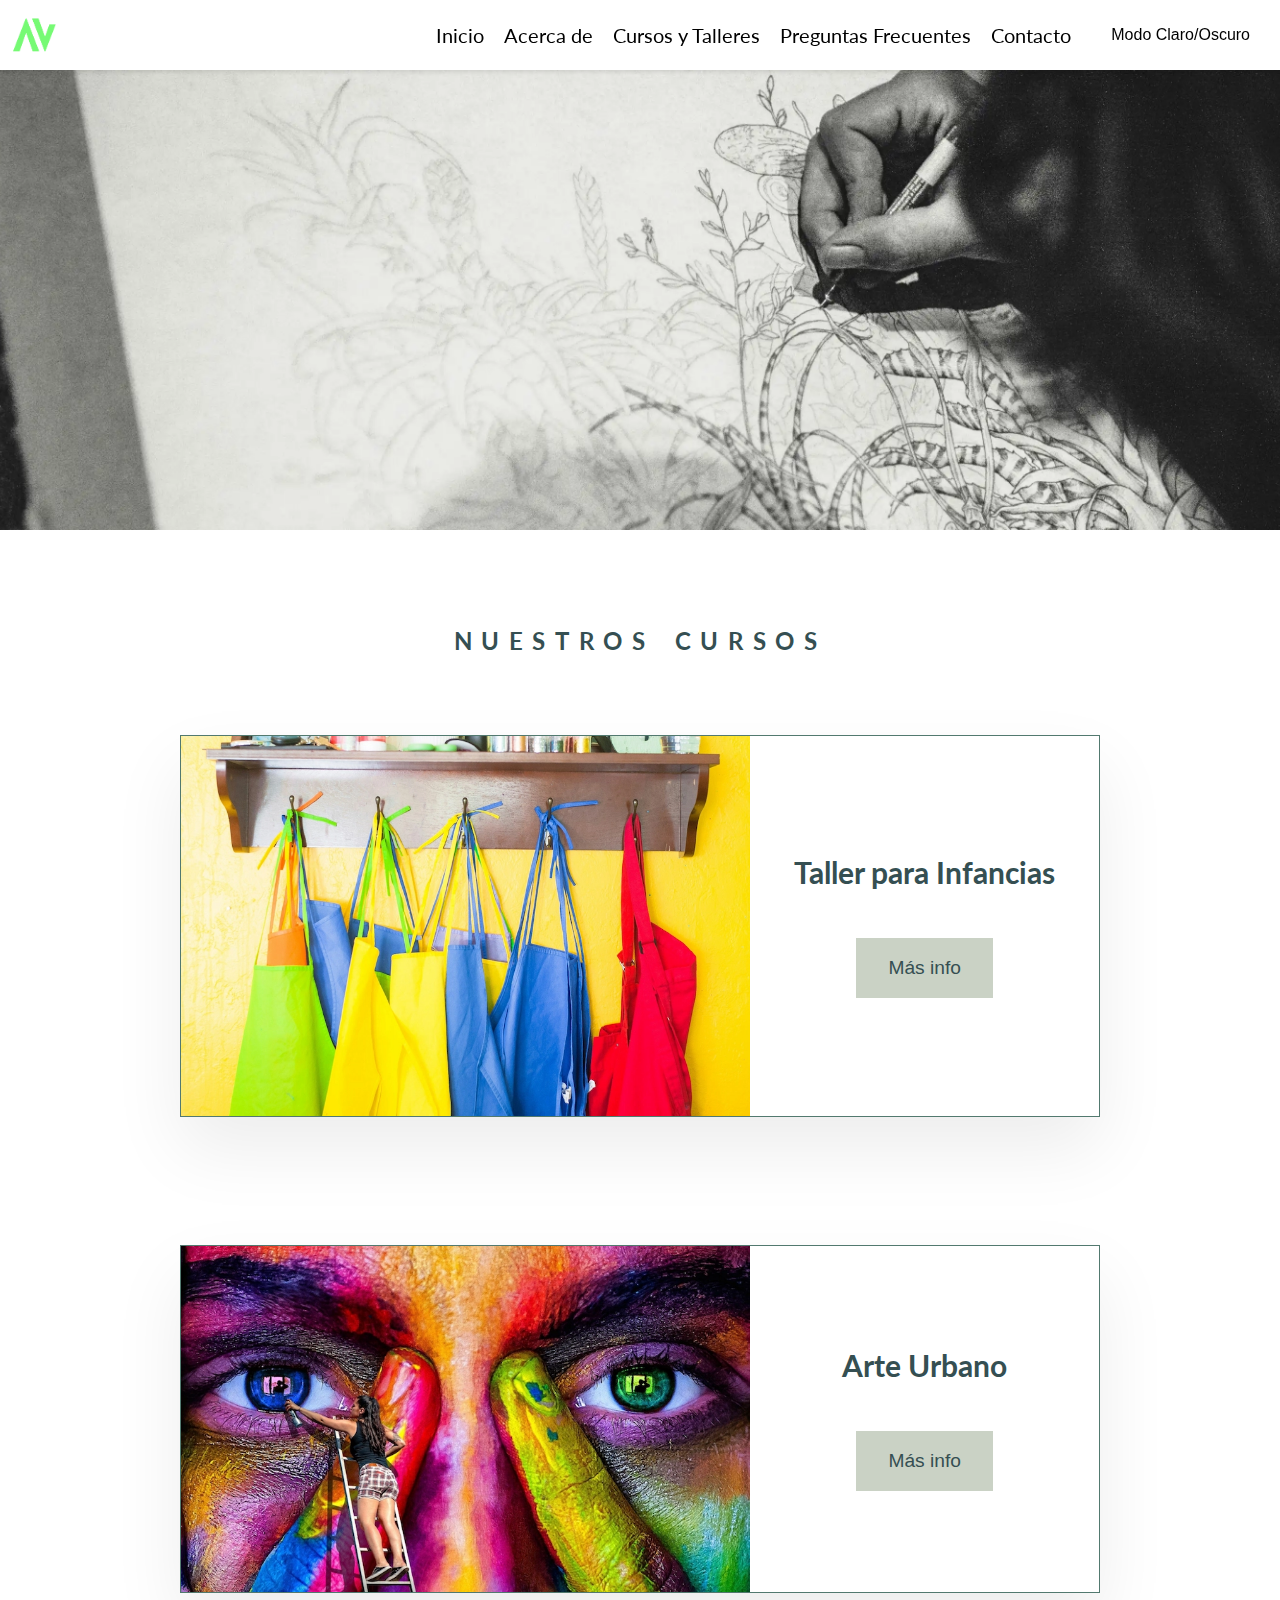
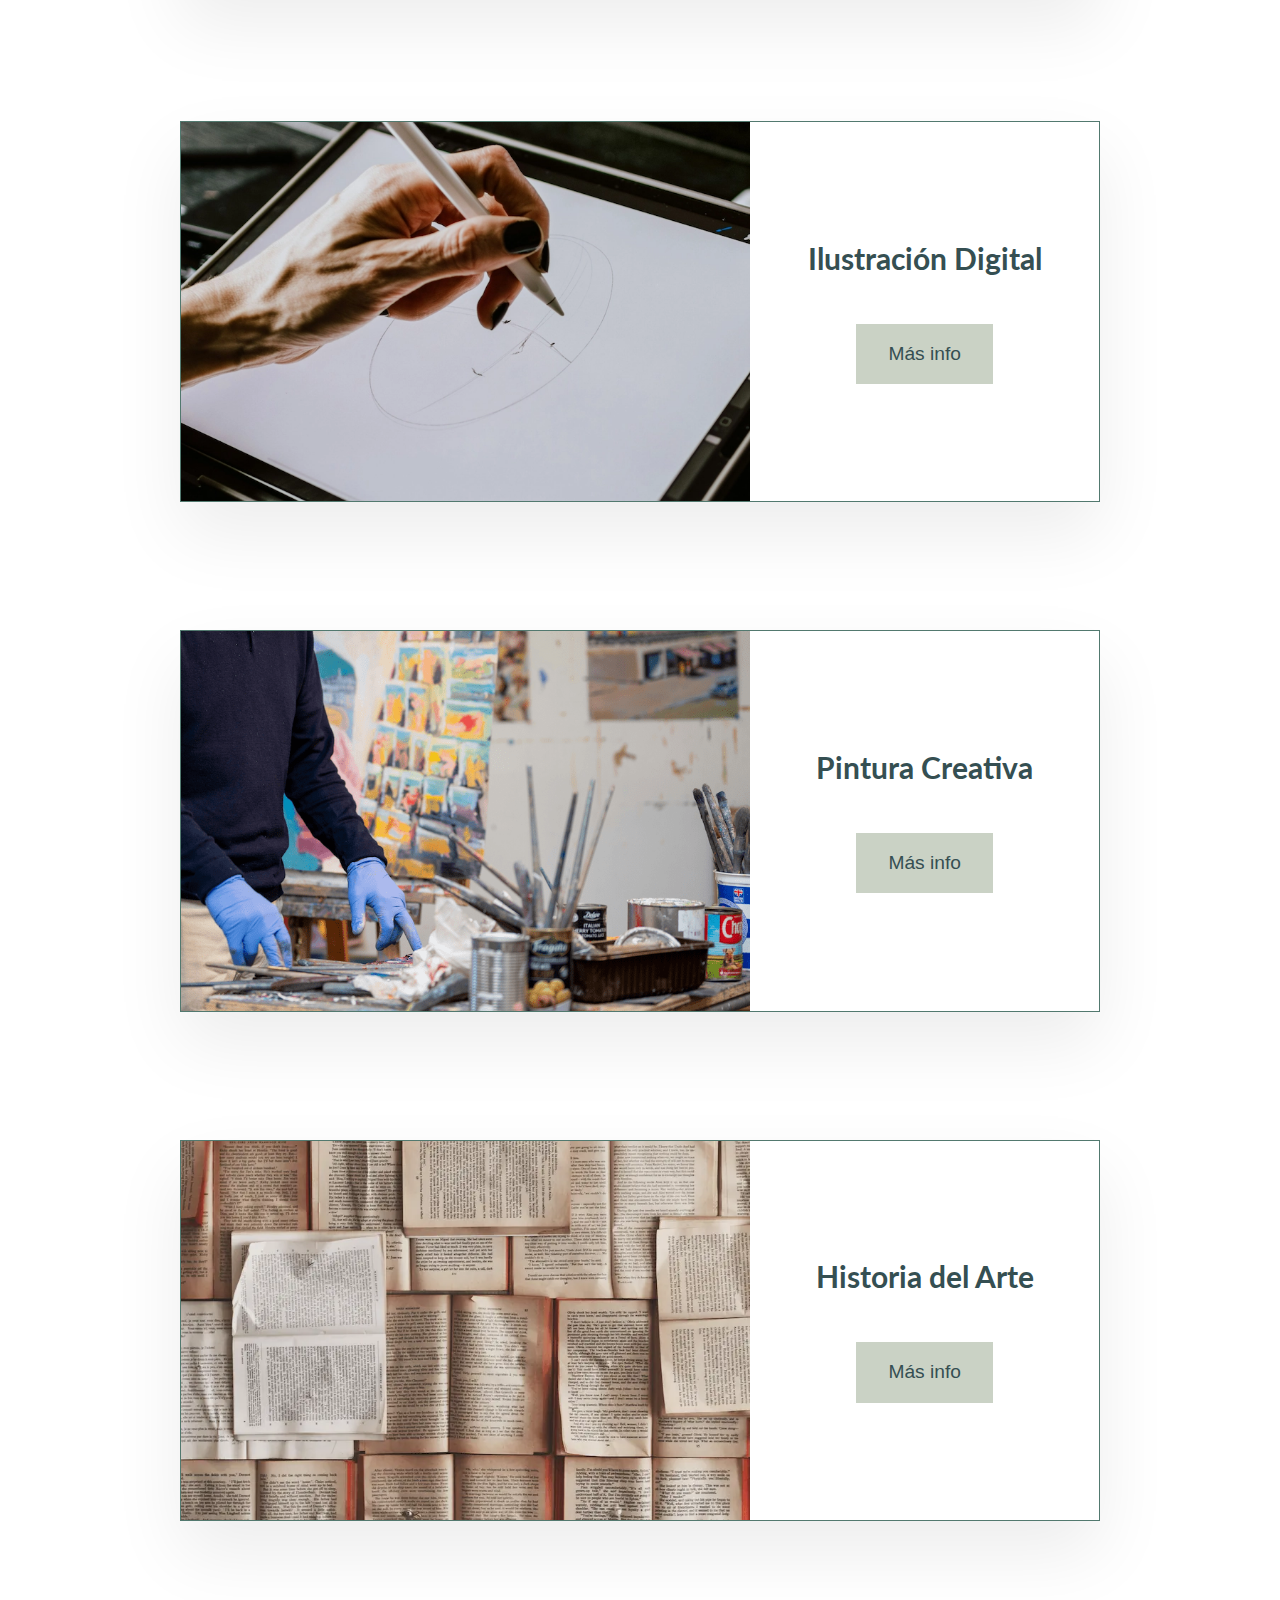
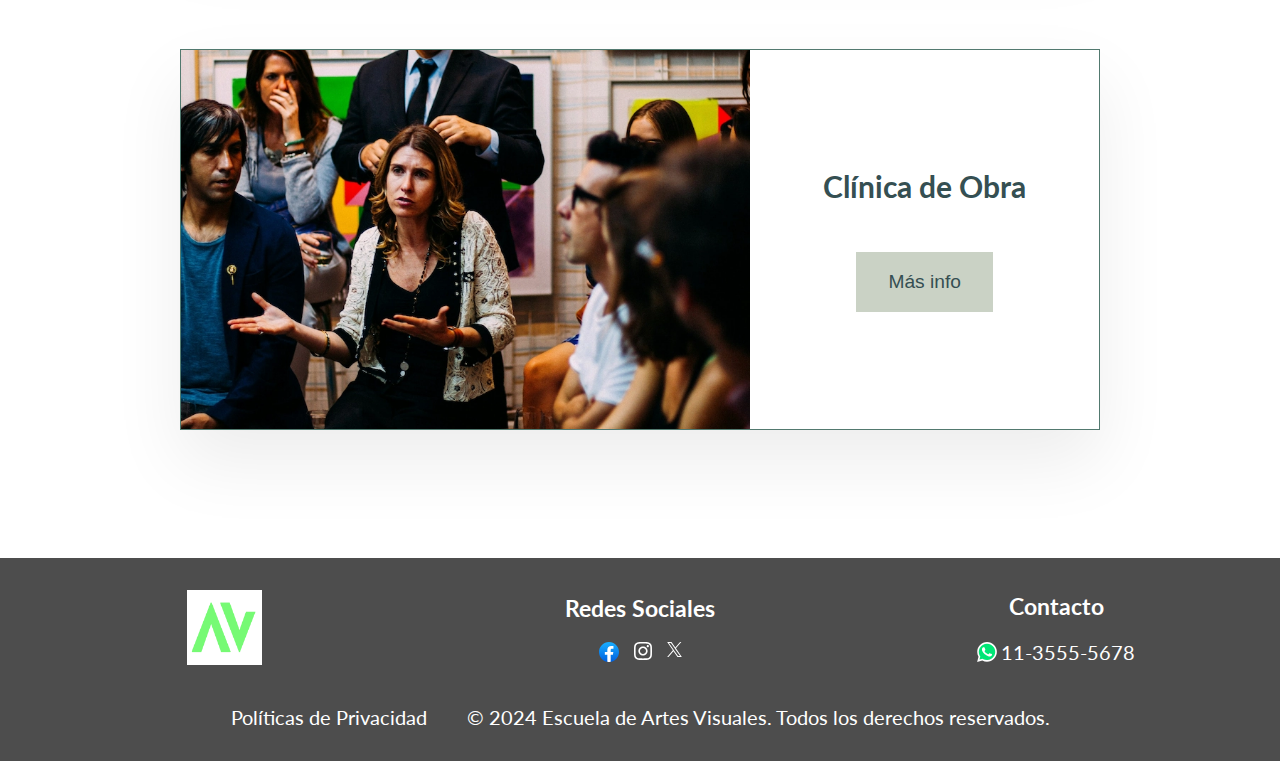
<file: cursos.html>
<!DOCTYPE html>
<html lang="es">
  <head>
    <meta charset="UTF-8" />
    <meta name="viewport" content="width=device-width, initial-scale=1.0" />
    <title>Cursos</title>
    <link rel="stylesheet" href="./CSS/cursos.css" />
    <link rel="preconnect" href="https://fonts.googleapis.com" />
    <link rel="preconnect" href="https://fonts.gstatic.com" crossorigin />
    <link
      href="https://fonts.googleapis.com/css2?family=Lato:ital,wght@0,100;0,300;0,400;0,700;0,900;1,100;1,300;1,400;1,700;1,900&display=swap"
      rel="stylesheet"
    />
    <link rel="icon" type="image/x-icon" href="./imagenes/logoOK.png" />
  </head>

  <body>
    <div class="contenedor">
      <header class="header">
        <a href="./index.html" aria-label="Enlace a la página de inicio">
          <img
            class="logo-image"
            src="./imagenes/logoOK.png"
            alt="Logo de la Escuela de Arte"
          />
        </a>
        <button id="menu-toggle" aria-label="Toggle menu">☰</button>
        <nav aria-label="Menú principal">
          <ul>
            <li><a href="./index.html">Inicio</a></li>
            <li><a href="./acerca.html">Acerca de</a></li>
            <li><a href="./cursos.html">Cursos y Talleres</a></li>
            <li><a href="./preguntas.html">Preguntas Frecuentes</a></li>
            <li><a href="./contacto.html">Contacto</a></li>
            <button id="theme-toggle-btn">Modo Claro/Oscuro</button>
          </ul>
        </nav>
      </header>

      <picture>
        <source
          srcset="imagenes\imgs-banners\prueba5-min.webp"
          type="image/webp"
        />
        <source srcset="imagenes\imgs-banners\prueba5.jpg" type="image/jpg" />
        <img
          class="imgBanner"
          src="/imagenes/imgs-banners/prueba5-min.webp"
          alt="Imagen de arte"
        />
      </picture>

      <main>
        <h3 class="tituloh3">NUESTROS CURSOS</h3>
        <section class="cursos">
          <div class="Caja">
            <div class="img-box" id="box-taller">
              <picture>
                <source
                  srcset="
                    imagenes\imgs-enlaces\imgs-cursos\tallerInfancias-min.webp
                  "
                  type="image/webp"
                />
                <source
                  srcset="imagenes\imgs-enlaces\imgs-cursos\tallerInfancias.png"
                  type="image/png"
                />
                <img
                  src="imagenes\imgs-enlaces\imgs-cursos\tallerInfancias-min.webp"
                  alt="Imagen sobre guardapolvos colgados en la pared"
                />
              </picture>
            </div>
            <div class="info-box">
              <h2>Taller para Infancias</h2>
              <button class="btn-caja" id="btncaja1">Más info</button>
            </div>
          </div>

          <div class="Caja">
            <div class="img-box">
              <picture>
                <source
                  srcset="
                    imagenes\imgs-enlaces\imgs-cursos\ArteUrbano2-min.webp
                  "
                  type="image/webp"
                />
                <source
                  srcset="imagenes\imgs-enlaces\imgs-cursos\ArteUrbano2.png"
                  type="image/png"
                />
                <img
                  src="imagenes\imgs-enlaces\imgs-cursos\ArteUrbano2-min.webp"
                  alt="Imagen sobre guardapolvos colgados en la pared"
                />
              </picture>
            </div>
            <div class="info-box">
              <h2>Arte Urbano</h2>
              <button class="btn-caja" id="btncaja2">Más info</button>
            </div>
          </div>
          <div class="Caja">
            <div class="img-box">
              <picture>
                <source
                  srcset="
                    imagenes\imgs-enlaces\imgs-cursos\ilustracion-min.webp
                  "
                  type="image/webp"
                />
                <source
                  srcset="imagenes\imgs-enlaces\imgs-cursos\ilustracion.png"
                  type="image/png"
                />
                <img
                  src="imagenes\imgs-enlaces\imgs-cursos\ilustracion-min.webp"
                  alt="Imagen sobre guardapolvos colgados en la pared"
                />
              </picture>
            </div>

            <div class="info-box">
              <h2>Ilustración Digital</h2>
              <button class="btn-caja" id="btncaja3">Más info</button>
            </div>
          </div>

          <div class="Caja">
            <div class="img-box">
              <picture>
                <source
                  srcset="
                    imagenes\imgs-enlaces\imgs-cursos\PinturaCreativa2-min.webp
                  "
                  type="image/webp"
                />
                <source
                  srcset="
                    imagenes\imgs-enlaces\imgs-cursos\PinturaCreativa2.png
                  "
                  type="image/png"
                />
                <img
                  src="imagenes\imgs-enlaces\imgs-cursos\PinturaCreativa2-min.webp"
                  alt="Imagen de una persona preparando materiales para pintar"
                  class="primer-img"
                />
              </picture>
            </div>
            <div class="info-box">
              <h2>Pintura Creativa</h2>
              <button class="btn-caja" id="btncaja4">Más info</button>
            </div>
          </div>

          <div class="Caja">
            <div class="img-box">
              <picture>
                <source
                  srcset="imagenes\imgs-enlaces\imgs-cursos\HA1-min.webp"
                  type="image/webp"
                />
                <source
                  srcset="imagenes\imgs-enlaces\imgs-cursos\HA1.png"
                  type="image/png"
                />
                <img
                  src="imagenes\imgs-enlaces\imgs-cursos\HA1-min.webp"
                  alt="Imagen de una persona preparando materiales para pintar"
                  class="primer-img"
                />
              </picture>
            </div>
            <div class="info-box">
              <h2>Historia del Arte</h2>
              <button class="btn-caja" id="btncaja5">Más info</button>
            </div>
          </div>

          <div class="Caja">
            <div class="img-box">
              <picture>
                <source
                  srcset="imagenes\imgs-enlaces\imgs-cursos\CLINICA2-min.webp"
                  type="image/webp"
                />
                <source
                  srcset="imagenes\imgs-enlaces\imgs-cursos\CLINICA2.png"
                  type="image/png"
                />
                <img
                  src="imagenes\imgs-enlaces\imgs-cursos\CLINICA2-min.webp"
                  alt="Imagen de una persona preparando materiales para pintar"
                  class="primer-img"
                />
              </picture>
            </div>
            <div class="info-box">
              <h2>Clínica de Obra</h2>
              <button class="btn-caja" id="btncaja6">Más info</button>
            </div>
          </div>
        </section>
      </main>

      <footer>
        <div class="footer-container">
          <div class="footer-section">
            <img
              id="logo-image-footer"
              src="./imagenes/logoOK.png"
              alt="Logo de la Escuela de Arte"
            />
          </div>
          <div class="footer-section">
            <h3 class="h3Footer">Redes Sociales</h3>
            <ul id="ul-social">
              <li>
                <a
                  rel="noopener"
                  href="https://www.facebook.com/?locale=es_LA"
                  target="_blank"
                  class="social-link"
                  ><svg
                    xmlns="http://www.w3.org/2000/svg"
                    viewBox="0 0 36 36"
                    fill="url(#a)"
                    height="20"
                    width="20"
                  >
                    <defs>
                      <linearGradient
                        x1="50%"
                        x2="50%"
                        y1="97.078%"
                        y2="0%"
                        id="a"
                      >
                        <stop offset="0%" stop-color="#0062E0"></stop>
                        <stop offset="100%" stop-color="#19AFFF"></stop>
                      </linearGradient>
                    </defs>
                    <path
                      d="M15 35.8C6.5 34.3 0 26.9 0 18 0 8.1 8.1 0 18 0s18 8.1 18 18c0 8.9-6.5 16.3-15 17.8l-1-.8h-4l-1 .8z"
                    ></path>
                    <path
                      fill="#FFF"
                      d="m25 23 .8-5H21v-3.5c0-1.4.5-2.5 2.7-2.5H26V7.4c-1.3-.2-2.7-.4-4-.4-4.1 0-7 2.5-7 7v4h-4.5v5H15v12.7c1 .2 2 .3 3 .3s2-.1 3-.3V23h4z"
                    ></path></svg
                ></a>
              </li>
              <li>
                <a
                  rel="noopener"
                  href="https://www.instagram.com/reel/C5kAtQau6oF/?igsh=aXc1am41emd6bW9s"
                  target="_blank"
                  class="social-link"
                  ><svg
                    xmlns="http://www.w3.org/2000/svg"
                    width="18"
                    height="18"
                    preserveAspectRatio="xMidYMid"
                    viewBox="0 0 256 256"
                  >
                    <path
                      fill="#fff"
                      d="M128 23.064c34.177 0 38.225.13 51.722.745 12.48.57 19.258 2.655 23.769 4.408 5.974 2.322 10.238 5.096 14.717 9.575 4.48 4.479 7.253 8.743 9.575 14.717 1.753 4.511 3.838 11.289 4.408 23.768.615 13.498.745 17.546.745 51.723 0 34.178-.13 38.226-.745 51.723-.57 12.48-2.655 19.257-4.408 23.768-2.322 5.974-5.096 10.239-9.575 14.718-4.479 4.479-8.743 7.253-14.717 9.574-4.511 1.753-11.289 3.839-23.769 4.408-13.495.616-17.543.746-51.722.746-34.18 0-38.228-.13-51.723-.746-12.48-.57-19.257-2.655-23.768-4.408-5.974-2.321-10.239-5.095-14.718-9.574-4.479-4.48-7.253-8.744-9.574-14.718-1.753-4.51-3.839-11.288-4.408-23.768-.616-13.497-.746-17.545-.746-51.723 0-34.177.13-38.225.746-51.722.57-12.48 2.655-19.258 4.408-23.769 2.321-5.974 5.095-10.238 9.574-14.717 4.48-4.48 8.744-7.253 14.718-9.575 4.51-1.753 11.288-3.838 23.768-4.408 13.497-.615 17.545-.745 51.723-.745M128 0C93.237 0 88.878.147 75.226.77c-13.625.622-22.93 2.786-31.071 5.95-8.418 3.271-15.556 7.648-22.672 14.764C14.367 28.6 9.991 35.738 6.72 44.155 3.555 52.297 1.392 61.602.77 75.226.147 88.878 0 93.237 0 128c0 34.763.147 39.122.77 52.774.622 13.625 2.785 22.93 5.95 31.071 3.27 8.417 7.647 15.556 14.763 22.672 7.116 7.116 14.254 11.492 22.672 14.763 8.142 3.165 17.446 5.328 31.07 5.95 13.653.623 18.012.77 52.775.77s39.122-.147 52.774-.77c13.624-.622 22.929-2.785 31.07-5.95 8.418-3.27 15.556-7.647 22.672-14.763 7.116-7.116 11.493-14.254 14.764-22.672 3.164-8.142 5.328-17.446 5.95-31.07.623-13.653.77-18.012.77-52.775s-.147-39.122-.77-52.774c-.622-13.624-2.786-22.929-5.95-31.07-3.271-8.418-7.648-15.556-14.764-22.672C227.4 14.368 220.262 9.99 211.845 6.72c-8.142-3.164-17.447-5.328-31.071-5.95C167.122.147 162.763 0 128 0Zm0 62.27C91.698 62.27 62.27 91.7 62.27 128c0 36.302 29.428 65.73 65.73 65.73 36.301 0 65.73-29.428 65.73-65.73 0-36.301-29.429-65.73-65.73-65.73Zm0 108.397c-23.564 0-42.667-19.103-42.667-42.667S104.436 85.333 128 85.333s42.667 19.103 42.667 42.667-19.103 42.667-42.667 42.667Zm83.686-110.994c0 8.484-6.876 15.36-15.36 15.36-8.483 0-15.36-6.876-15.36-15.36 0-8.483 6.877-15.36 15.36-15.36 8.484 0 15.36 6.877 15.36 15.36Z"
                    ></path></svg
                ></a>
              </li>
              <li>
                <a
                  rel="noopener"
                  href="https://twitter.com/?lang=es"
                  target="_blank"
                  class="social-link"
                  ><svg
                    xmlns="http://www.w3.org/2000/svg"
                    width="15"
                    height="15"
                    fill="none"
                    viewBox="0 0 1200 1227"
                  >
                    <path
                      fill="#fff"
                      d="M714.163 519.284 1160.89 0h-105.86L667.137 450.887 357.328 0H0l468.492 681.821L0 1226.37h105.866l409.625-476.152 327.181 476.152H1200L714.137 519.284h.026ZM569.165 687.828l-47.468-67.894-377.686-540.24h162.604l304.797 435.991 47.468 67.894 396.2 566.721H892.476L569.165 687.854v-.026Z"
                    ></path></svg
                ></a>
              </li>
            </ul>
          </div>
          <div class="footer-section">
            <h3 class="h3Footer">Contacto</h3>
            <p>
              <a
                rel="noopener"
                href="https://web.whatsapp.com/"
                target="_blank"
                class="social-link"
                ><svg
                  viewBox="0 0 256 259"
                  width="20"
                  height="20"
                  xmlns="http://www.w3.org/2000/svg"
                  preserveAspectRatio="xMidYMid"
                >
                  <path
                    d="m67.663 221.823 4.185 2.093c17.44 10.463 36.971 15.346 56.503 15.346 61.385 0 111.609-50.224 111.609-111.609 0-29.297-11.859-57.897-32.785-78.824-20.927-20.927-48.83-32.785-78.824-32.785-61.385 0-111.61 50.224-110.912 112.307 0 20.926 6.278 41.156 16.741 58.594l2.79 4.186-11.16 41.156 41.853-10.464Z"
                    fill="#00E676"
                  ></path>
                  <path
                    d="M219.033 37.668C195.316 13.254 162.531 0 129.048 0 57.898 0 .698 57.897 1.395 128.35c0 22.322 6.278 43.947 16.742 63.478L0 258.096l67.663-17.439c18.834 10.464 39.76 15.347 60.688 15.347 70.453 0 127.653-57.898 127.653-128.35 0-34.181-13.254-66.269-36.97-89.986ZM129.048 234.38c-18.834 0-37.668-4.882-53.712-14.648l-4.185-2.093-40.458 10.463 10.463-39.76-2.79-4.186C7.673 134.63 22.322 69.058 72.546 38.365c50.224-30.692 115.097-16.043 145.79 34.181 30.692 50.224 16.043 115.097-34.18 145.79-16.045 10.463-35.576 16.043-55.108 16.043Zm61.385-77.428-7.673-3.488s-11.16-4.883-18.136-8.371c-.698 0-1.395-.698-2.093-.698-2.093 0-3.488.698-4.883 1.396 0 0-.697.697-10.463 11.858-.698 1.395-2.093 2.093-3.488 2.093h-.698c-.697 0-2.092-.698-2.79-1.395l-3.488-1.395c-7.673-3.488-14.648-7.674-20.229-13.254-1.395-1.395-3.488-2.79-4.883-4.185-4.883-4.883-9.766-10.464-13.253-16.742l-.698-1.395c-.697-.698-.697-1.395-1.395-2.79 0-1.395 0-2.79.698-3.488 0 0 2.79-3.488 4.882-5.58 1.396-1.396 2.093-3.488 3.488-4.883 1.395-2.093 2.093-4.883 1.395-6.976-.697-3.488-9.068-22.322-11.16-26.507-1.396-2.093-2.79-2.79-4.883-3.488H83.01c-1.396 0-2.79.698-4.186.698l-.698.697c-1.395.698-2.79 2.093-4.185 2.79-1.395 1.396-2.093 2.79-3.488 4.186-4.883 6.278-7.673 13.951-7.673 21.624 0 5.58 1.395 11.161 3.488 16.044l.698 2.093c6.278 13.253 14.648 25.112 25.81 35.575l2.79 2.79c2.092 2.093 4.185 3.488 5.58 5.58 14.649 12.557 31.39 21.625 50.224 26.508 2.093.697 4.883.697 6.976 1.395h6.975c3.488 0 7.673-1.395 10.464-2.79 2.092-1.395 3.487-1.395 4.882-2.79l1.396-1.396c1.395-1.395 2.79-2.092 4.185-3.487 1.395-1.395 2.79-2.79 3.488-4.186 1.395-2.79 2.092-6.278 2.79-9.765v-4.883s-.698-.698-2.093-1.395Z"
                    fill="#FFF"
                  ></path></svg
                >11-3555-5678</a
              >
            </p>
          </div>
        </div>
        <div class="footer-section" style="margin-top: 40px">
          <p>
            <a
              href="/politicas-de-privacidad"
              style="justify-content: start; margin-right: 40px"
              >Políticas de Privacidad</a
            >© 2024 Escuela de Artes Visuales. Todos los derechos reservados.
          </p>
        </div>
      </footer>
    </div>
    <script src="./JS/cursos.js"></script>
    <script>
      document
        .getElementById("menu-toggle")
        .addEventListener("click", function () {
          document.querySelector("nav").classList.toggle("show");
          this.classList.toggle("show");
        });
    </script>
  </body>
</html>
</file>
<file: CSS/cursos.css>
/*estilos grales*/
* {
  margin: 0;
  padding: 0;
  box-sizing: border-box;
}
html {
  height: 100%;
}
img {
  width: 100%;
  display: block;
}

body {
  font-family: "Lato", sans-serif;
  font-size: 1.25rem;
}

.contenedor {
  display: grid;
  grid-template:
    "nav"
    "header"
    "main"
    "footer";
}
nav {
  grid-area: nav;
}

.header {
  grid-area: header;
}

.imgBanner {
  height: 15rem;
}
.Caja {
  box-shadow: 0 2rem 4.2rem rgba(0, 0, 0, 0.075);
}
main {
  grid-area: main;
}

footer {
  grid-area: footer;
}
/* estilo de botones */
.btn-caja {
  border: 0;
  background-color: #cad2c5;
  color: #354f52;
  padding: 1.2rem;
  padding-left: 2rem;
  padding-right: 2rem;
  transition: all 0.3s;
}

.btn-caja:link,
.btn-caja:visited {
  border: 0;
  display: inline-block;
  text-decoration: none;
}
.btn-caja:hover {
  border: 0;
  background-color: #84a98c;
  color: white;
}
.footer-section h3 {
  margin: 0px;
}
/******LILIA************************/

/* Estilos del encabezado */
header {
  display: flex;
  justify-content: space-between;
  align-items: center;
  padding: 10px 20px;
  background-color: #fff;
  position: fixed;
  width: 100%;
  top: 0;
  left: 0;
  z-index: 1000;
  box-shadow: 0 2px 4px rgba(0, 0, 0, 0.1);
}

header .logo-container {
  display: flex;
  align-items: center;
}

header nav ul {
  list-style-type: none;
  margin: 0;
  padding: 0;
  display: flex;
  align-items: center;
}

header nav ul li {
  margin-right: 20px;
}

header nav ul li a {
  color: #000;
  font-size: 1.25rem;
  transition: color 0.3s;
  text-decoration: none;
}

header nav ul li a:hover {
  color: #84a98c;
}

header a {
  color: #fff;
  text-decoration: none;
}

#menu-toggle {
  display: none;
  font-size: 2rem;
  background: none;
  border: none;
  cursor: pointer;
}

nav ul {
  display: flex;
  list-style-type: none;
  margin: 0;
  padding: 0;
}

nav li {
  margin-right: 1rem;
}

nav li a:hover {
  color: #cad2c5;
}

.logo-image {
  max-height: 50px;
}

/* estilo boton claro oscuro */
.dark-mode {
  background-color: gainsboro !important;
}

#theme-toggle-btn {
  background-color: transparent;
  color: #000;
  font-size: 1rem;
  border: none;
  cursor: pointer;
  padding: 10px 20px;
  transition: background-color 0.3s, color 0.3s;
}

#theme-toggle-btn:hover {
  color: #fff;
  background-color: #84a98c;
}

/* estilo titulos */
h2,
h3 {
  color: #354f52;
  margin-bottom: 3rem;
  font-weight: 700;
}
.tituloh3 {
  font-size: 1.5rem;
  margin-top: 6rem;
  margin-bottom: 5rem;
  text-align: center;
  letter-spacing: 0.6rem;
  word-spacing: 0.3rem;
}
/* Estilos del pie de página */
footer {
  color: #fff;
  padding: 2rem;
  background-color: #333333df;
}

.footer-container {
  display: grid;
  grid-template-columns: repeat(3, 1fr);
  grid-gap: 2rem;
  place-items: center;
}

.footer-section {
  text-align: center;
}

.footer-section ul {
  list-style-type: none;
  margin: 0;
  padding: 0;
}

.footer-section a {
  color: #fff;
  text-decoration: none;
  margin-top: 20px;
}

.footer-section a:hover {
  color: #ddd;
}

.footer-section p {
  text-align: center;
}

.social-link {
  display: flex;
  justify-content: center;
  align-items: center;
  gap: 4px;
  margin-top: 10px;
}

#logo-image-footer {
  max-height: 75px;
}

#ul-social {
  display: flex;
  gap: 15px;
  justify-content: center;
}
.h3Footer {
  color: white;
}

/**********media queries***********/
@media screen and (max-width: 767px) {
  header {
    flex-direction: row;
    align-items: flex-start;
  }

  .logo-image {
    width: 25px;
    height: 25px;
  }
  #menu-toggle {
    display: block;
  }
  nav {
    display: none;
    width: 100%;
  }

  nav ul {
    flex-direction: column;
    width: 100%;
  }

  nav ul li {
    margin-right: 0;
    margin-bottom: 10px;
  }

  nav.show {
    display: block;
  }

  #menu-toggle.show {
    display: none;
  }
  .imgBanner {
    margin-top: 3.125rem;
    object-fit: cover;
  }
  .tituloh3 {
    margin-top: 4rem;
    margin-bottom: 4rem;
    letter-spacing: 1rem;
  }
  main {
    grid-area: main;
  }

  .cursos {
    display: flex;
    flex-direction: column;
    margin-top: 3rem;
    margin-bottom: 5rem;
    row-gap: 4rem;
  }

  .Caja {
    border: 0.0125rem solid #52796f;
    display: flex;
    flex-direction: column;
    max-width: 100%;
    margin-left: 1.25rem;
    margin-right: 1.25rem;
  }

  .img-box {
    width: 100%;
    position: relative;
    float: left;
  }
  .info-box {
    text-align: center;
    justify-content: center;
    margin: 3rem;
  }

  .btn-caja {
    background-color: #cad2c5;
    color: #354f52;
    padding: 1.2rem;
    padding-left: 2rem;
    padding-right: 2rem;
    font-size: 1.2rem;
  }
  .btn-caja:link,
  .btn-caja:visited {
    display: inline-block;
    text-decoration: none;
    transition: all 0.3s;
  }
  .btn-caja:hover {
    background-color: #84a98c;
    color: white;
  }

  .banner {
    width: 100%;
    height: 20%;
  }
  footer {
    .footer-container {
      grid-template-columns: 1fr;
    }

    #logo-image-footer {
      width: 50px;
      height: 50px;
    }
  }
}
/***********************************************************/

@media screen and (min-width: 768px) and (max-width: 1023px) {
  .contenedor {
    display: grid;
    grid-template:
      "nav"
      "header"
      "div"
      "main"
      "footer";
  }

  .header {
    grid-area: header;
    margin-bottom: 1.5rem;
  }
  .imgBanner {
    margin-top: 3.125rem;
    height: 25rem;
    object-fit: cover;
  }
  main {
    grid-area: main;
  }

  .cursos {
    display: flex;
    flex-direction: column;
    margin-top: 3rem;
    margin-bottom: 6rem;
    row-gap: 4rem;
  }
  .Caja {
    border: 0.0125rem solid #52796f;
    display: flex;
    flex-direction: row;
    align-items: center;
    justify-items: center;
    margin-left: 1.25rem;
    margin-right: 1.25rem;
  }

  .img-box {
    width: 100%;
    height: fit-content;
  }
  .info-box {
    text-align: center;
    margin: 3rem;
    width: 50%;
  }

  .btn-caja {
    background-color: #cad2c5;
    color: #354f52;
    padding: 1.2rem;
    padding-left: 2rem;
    padding-right: 2rem;
    font-size: 1.2rem;
  }
  .btn-caja:link,
  .btn-caja:visited {
    display: inline-block;
    text-decoration: none;
    transition: all 0.3s;
  }
  .btn-caja:hover {
    background-color: #84a98c;
    color: white;
  }
  .footer-container {
    grid-template-columns: repeat(3, 1fr);
  }
}

/********************************************************************/
@media screen and (min-width: 1024px) and (max-width: 1439px) {
  header {
    padding: 10px;
  }

  .imgBanner {
    margin-top: 3.125rem;
    height: 30rem;
    object-fit: cover;
  }

  .main {
    padding: 20px 200px 100px 200px;
  }
  .footer-container {
    grid-template-columns: repeat(3, 1fr);
  }

  .cursos {
    display: flex;
    flex-direction: column;
    margin-top: 3rem;
    margin-bottom: 8rem;
    margin-right: 10rem;
    margin-left: 10rem;
    row-gap: 8rem;
  }
  .Caja {
    border: 0.0125rem solid #52796f;
    display: flex;
    flex-direction: row;
    align-items: center;
    justify-items: center;
    margin-left: 1.25rem;
    margin-right: 1.25rem;
  }

  .img-box {
    width: 100%;
    height: fit-content;
  }
  .info-box {
    text-align: center;
    margin: 2rem;
    width: 50%;
  }

  .btn-caja {
    background-color: #cad2c5;
    color: #354f52;
    padding: 1.2rem;
    padding-left: 2rem;
    padding-right: 2rem;
    font-size: 1.2rem;
  }
  .btn-caja:link,
  .btn-caja:visited {
    display: inline-block;
    text-decoration: none;
    transition: all 0.3s;
  }
  .btn-caja:hover {
    background-color: #84a98c;
    color: white;
  }
}
/**********************************************************************/
@media screen and (min-width: 1440px) {
  header {
    padding: 10px 15px;
  }
  .main {
    padding: 20px 200px 100px 200px;
  }

  .imgBanner {
    margin-top: 3.125rem;
    height: 30rem;
  }

  .cursos {
    display: flex;
    flex-direction: column;
    margin-top: 3rem;
    margin-bottom: 10rem;
    margin-right: 30rem;
    margin-left: 30rem;
    row-gap: 5rem;
  }
  div .Caja {
    width: 60rem;
  }
  .Caja {
    border: 0.0125rem solid #cad2c5;
    display: flex;
    flex-direction: row;
    align-items: center;
    justify-items: center;
    margin-left: 1.25rem;
    margin-right: 1.25rem;
  }

  .img-box {
    width: 100%;
  }

  .info-box {
    text-align: center;
    margin: 3rem;
    width: 50%;
  }
  .btn-caja {
    background-color: #cad2c5;
    color: #354f52;
    padding: 1rem;
    padding-left: 2rem;
    padding-right: 2rem;
    font-size: 1.2rem;
  }
  .btn-caja:link,
  .btn-caja:visited {
    display: inline-block;
    text-decoration: none;
    transition: all 0.3s;
  }
  .btn-caja:hover {
    background-color: #84a98c;
    color: white;
  }
}
</file>
